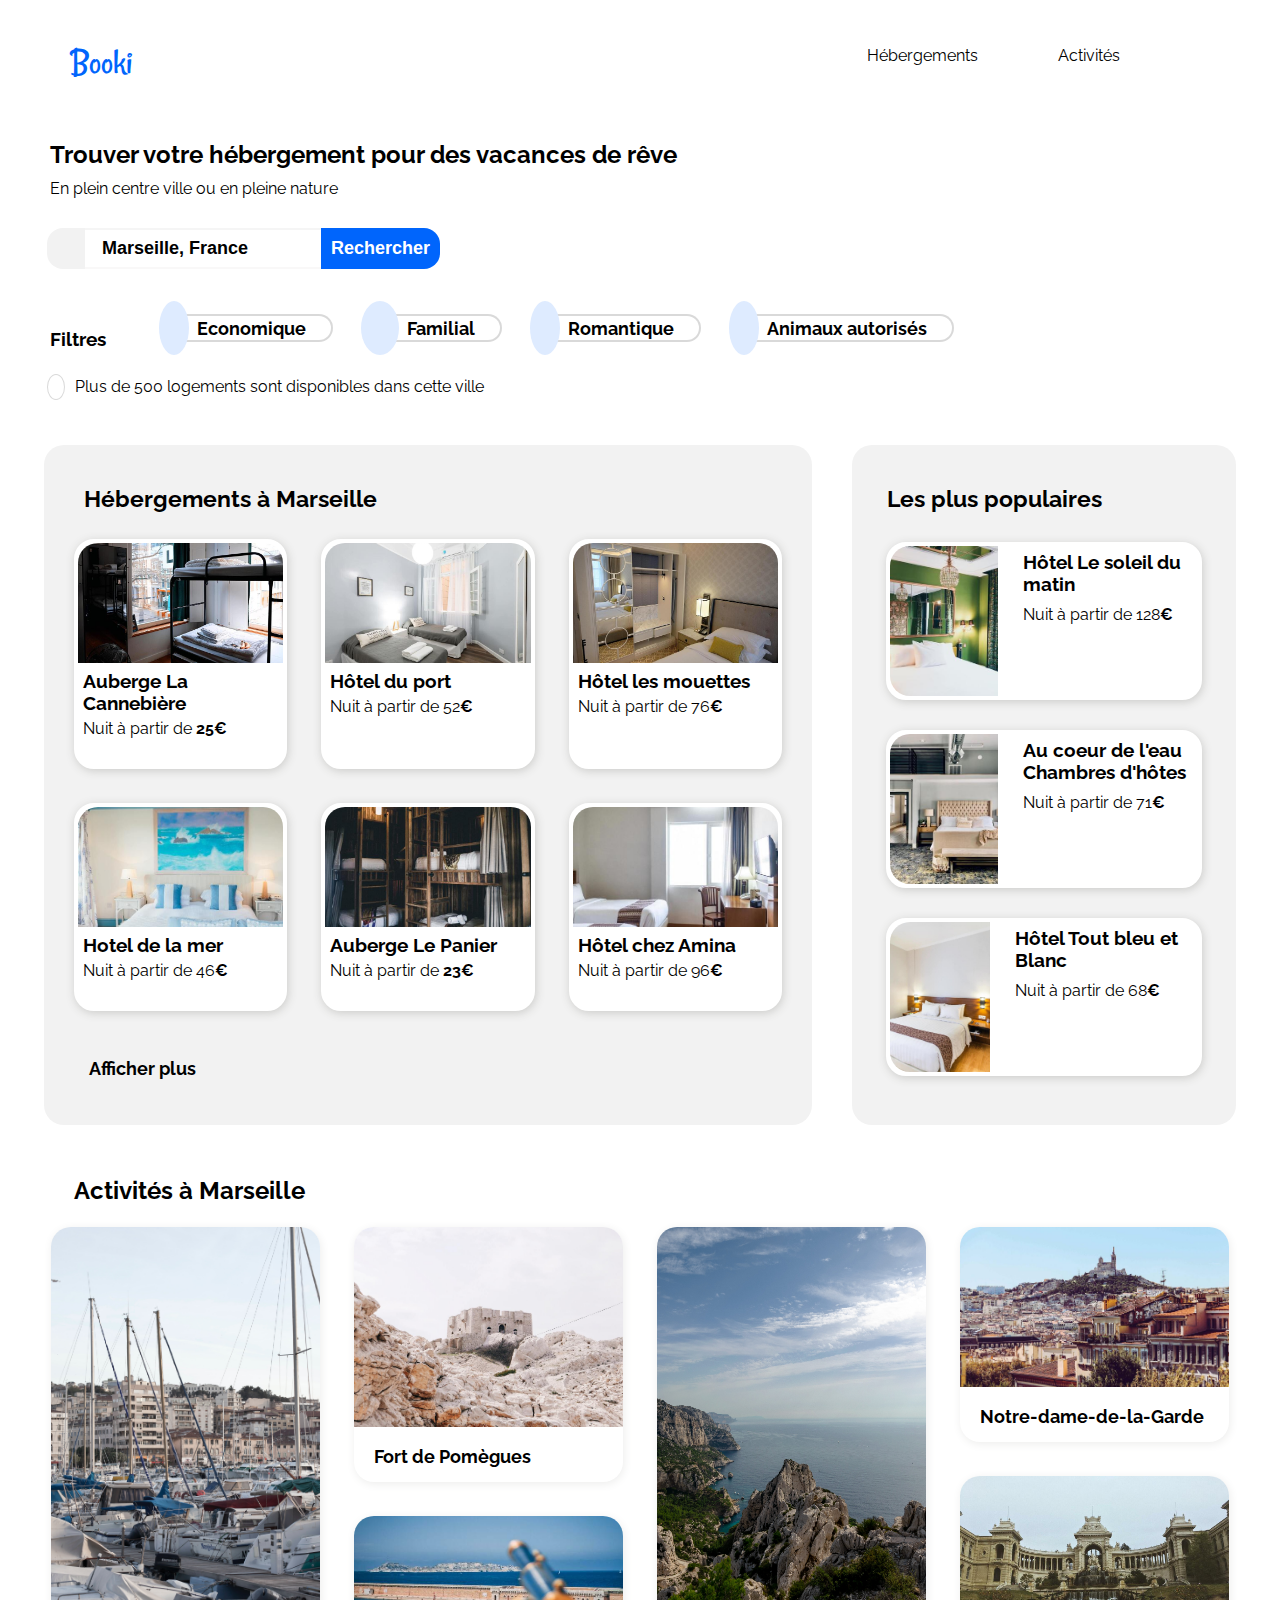
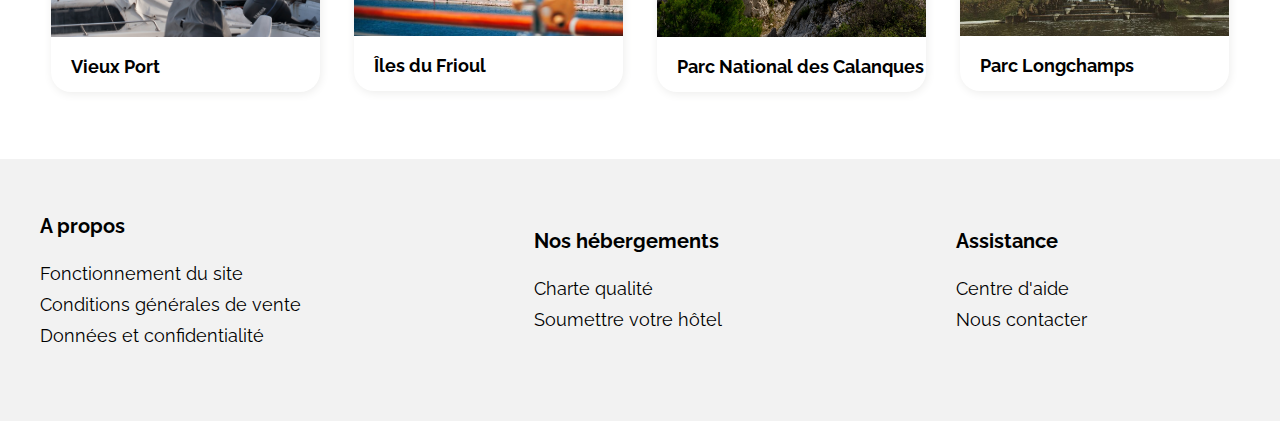
<file: Ferelloc_Loïck_1_code_052422/index.html.html>
<!DOCTYPE html>
<html lang="fr">
<head>
    <meta charset="UTF-8">
    <meta name="viewport" content="width=device-width, initial-scale=1.0">
    <link rel="stylesheet" href="css/style.css">
    <link rel="stylesheet" href="css/queries.css">
    <link rel= "stylesheet" href="https://cdnjs.cloudflare.com/ajax/libs/font-awesome/6.1.1/css/all.min.css" integrity="sha512-KfkfwYDsLkIlwQp6LFnl8zNdLGxu9YAA1QvwINks4PhcElQSvqcyVLLD9aMhXd13uQjoXtEKNosOWaZqXgel0g==" crossorigin="anonymous" referrerpolicy="no-referrer"/>
    <title>Booki</title>
</head>
<body>
    <header>
        <nav>
            <h1>Booki</h1>
            <ul>
                <li><a href="#accommodations">Hébergements</a></li>
                <li><a href="#activities">Activités</a></li>
            </ul>
        </nav>
        <div id="herder">
            <h2>Trouver votre hébergement pour des vacances de rêve</h2>
            <p>En plein centre ville ou en pleine nature</p>
            <form id="form">
                <i id="localization" class="fa-solid fa-location-dot"></i>
                <input placeholder="Marseille, France">
            <!--button for screen phone-->
                <button id="phone"><i class="fa-solid fa-magnifying-glass"></i></button>
            <!--button for other screen-->
                <button id="all-screen">Rechercher</button>
            </form>
            <div>
                <h3 id="filters_title">Filtres</h3>
                <ul id="filters">
                    <li class="border"><i class="fa-solid fa-money-bill-wave"></i><a href="#">Economique</a></li>
                    <li class="border"><i id="family_icon" class="fa-solid fa-child-reaching"></i><a href="#">Familial</a></li>
                    <li class="border"><i class="fa-solid fa-heart"></i><a href="#">Romantique</a></li>
                    <li class="border"><i class="fa-solid fa-dog"></i><a href="#">Animaux autorisés</a></li>
                </ul>
            </div>
            <p><i id="info_icon" class= "fa-solid fa-info"></i>Plus de 500 logements sont disponibles dans cette ville</p>
        </div>
    </header>
    <section>
        <aside>
            <div id="accommodations">
                <h2>Hébergements à Marseille</h2>
                <div class="accommodations_picture">
                    <figure>
                        <a href="#">
                            <img src="images/hebergements/4_small/AubergeLaCannebière.jpg" alt="Chambre">
                            <h3>Auberge La Cannebière</h3>
                            <p>Nuit à partir de <strong>25€</strong></p>
                            <div class="stars">
                                <i class="fa-solid fa-star"></i>
                                <i class="fa-solid fa-star"></i>
                                <i class="fa-solid fa-star"></i>
                                <i class="fa-solid fa-star"></i>
                                <i class="empty fa-solid fa-star"></i>
                            </div>
                        </a>
                    </figure>
                    <figure>
                        <a href="#">
                            <img src="images/hebergements/4_small/HôtelDuPort.jpg" alt="Chambre">
                            <h3>Hôtel du port</h3>
                            <p>Nuit à partir de 52<strong>€</strong></p>
                            <div class="stars">
                                <i class="fa-solid fa-star"></i>
                                <i class="fa-solid fa-star"></i>
                                <i class="fa-solid fa-star"></i>
                                <i class="fa-solid fa-star"></i>
                                <i class="fa-solid fa-star"></i>
                            </div>
                        </a>
                    </figure>
                    <figure>
                        <a href="#">
                            <img src="images/hebergements/4_small/HôtelLesMouettes.jpg" alt="Chambre">
                            <h3>Hôtel les mouettes</h3>
                            <p>Nuit à partir de 76<strong>€</strong></p>
                            <div class="stars">
                                <i class="fa-solid fa-star"></i>
                                <i class="fa-solid fa-star"></i>
                                <i class="fa-solid fa-star"></i>
                                <i class="fa-solid fa-star"></i>
                                <i class="empty fa-solid fa-star"></i>
                            </div>
                        </a>
                    </figure>
                    <figure>
                        <a href="#">
                            <img src="images/hebergements/4_small/HôtelDeLaMer.jpg" alt="Chambre">
                            <h3>Hotel de la mer</h3>
                            <p>Nuit à partir de 46<strong>€</strong></p>
                            <div class="stars">
                                <i class="fa-solid fa-star"></i>
                                <i class="fa-solid fa-star"></i>
                                <i class="fa-solid fa-star"></i>
                                <i class="empty fa-solid fa-star"></i>
                                <i class="empty fa-solid fa-star"></i>
                            </div>
                        </a>
                    </figure>
                    <figure>
                        <a href="#">
                            <img src="images/hebergements/4_small/AubergeLePanier.jpg" alt="Chambre">
                            <h3>Auberge Le Panier</h3>
                            <p>Nuit à partir de <strong>23€</strong></p>
                            <div class="stars">
                                <i class="fa-solid fa-star"></i>
                                <i class="fa-solid fa-star"></i>
                                <i class="fa-solid fa-star"></i>
                                <i class="fa-solid fa-star"></i>
                                <i class="empty fa-solid fa-star"></i>
                            </div>
                        </a>
                    </figure>
                    <figure>
                        <a href="#">
                            <img src="images/hebergements/4_small/HôtelChezAmina.jpg" alt="Chambre">
                            <h3>Hôtel chez Amina</h3>
                            <p>Nuit à partir de 96<strong>€</strong></p>
                            <div class="stars">
                                <i class="fa-solid fa-star"></i>
                                <i class="fa-solid fa-star"></i>
                                <i class="fa-solid fa-star"></i>
                                <i class="fa-solid fa-star"></i>
                                <i class="fa-solid fa-star"></i>
                            </div>
                        </a>
                    </figure>
                </div>
                <p id="more" ><a href="#">Afficher plus</a></p>
            </div>
        </aside>
        <aside>
            <div id="most_popular">
                <h2>Les plus populaires <i class="fa-solid fa-star"></i></h2>
                <div class="most_popular_picture">
                    <a href="#">
                        <figure>
                            <img src="images/hebergements/4_small/HôtelLeSoleilDuMatin.jpg" alt="Chambre">
                            <div>
                                <h3>Hôtel Le soleil du matin</h3>
                                <p>Nuit à partir de 128<strong>€</strong></p>
                                <div class="stars">
                                    <i class="fa-solid fa-star"></i>
                                    <i class="fa-solid fa-star"></i>
                                    <i class="fa-solid fa-star"></i>
                                    <i class="fa-solid fa-star"></i>
                                    <i class="fa-solid fa-star"></i>
                                </div>
                            </div>
                        </figure>
                    </a>
                    <a href="#">
                        <figure>
                            <img src="images/hebergements/4_small/AuCoeurDeL'eau.jpg" alt="Chambre">
                            <div>
                                <h3>Au coeur de l'eau Chambres d'hôtes</h3>
                                <p>Nuit à partir de 71<strong>€</strong></p>
                                <div class="stars">
                                    <i class="fa-solid fa-star"></i>
                                    <i class="fa-solid fa-star"></i>
                                    <i class="fa-solid fa-star"></i>
                                    <i class="fa-solid fa-star"></i>
                                    <i class="empty fa-solid fa-star"></i>
                                </div>
                            </div>
                        </figure>
                    </a>
                    <a href="#">
                        <figure>
                            <img src="images/hebergements/4_small/HôtelToutBleuEtBlanc.jpg" alt="Chambre">
                            <div>
                                <h3>Hôtel Tout bleu et Blanc</h3>
                                <p>Nuit à partir de 68<strong>€</strong></p>
                                <div class="stars">
                                    <i class="fa-solid fa-star"></i>
                                    <i class="fa-solid fa-star"></i>
                                    <i class="fa-solid fa-star"></i>
                                    <i class="fa-solid fa-star"></i>
                                    <i class="empty fa-solid fa-star"></i>
                                </div>
                            </div>
                        </figure>
                    </a>
                </div>
            </div>
        </aside>
    </section>
    <section>
        <div id="activities">
            <h2>Activités à Marseille</h2>
            <div class="activities-picture">
                <figure>
                    <a href="#">
                        <picture>
                            <source media="(max-width: 500px)" srcset="images/activites/4_small/Port.jpg">
                            <source media="(max-width: 992px)" srcset="images/activites/3_medium/Port.jpg">
                            <img class="xlarge-picture" src="images/activites/1_xlarge/Port.jpg" alt="port">
                        </picture>
                        <h4>Vieux Port</h4>
                    </a>
                </figure>
                <div class="collum">
                    <figure>
                        <a href="#">
                            <picture>
                                <source media="(max-width: 500px)" srcset="images/activites/4_small/Fort.jpg">
                                <source media="(max-width: 992px)" srcset="images/activites/3_medium/Fort.jpg">
                                <img class="large-picture" src="images/activites/2_large/Fort.jpg" alt="fort">
                            </picture>
                            <h4>Fort de Pomègues</h4>
                        </a>
                    </figure>
                    <figure id="small">
                        <a href="#">
                            <img class="small-picture" src="images/activites/4_small/IlesFrioul.jpg" alt="Iles">
                            <h4>Îles du Frioul</h4>
                        </a>
                    </figure>
                </div>
                <figure>
                    <a href="#">
                        <picture>
                            <source media="(max-width: 500px)" srcset="images/activites/4_small/Calanques.jpg">
                            <source media="(max-width: 992px)" srcset="images/activites/3_medium/Calanques.jpg">
                            <img class="xlarge-picture" src="images/activites/1_xlarge/Calanques.jpg" alt="Calanques">
                        </picture>
                        <h4>Parc National des Calanques</h4>
                    </a>
                </figure>
                <div class="collum">
                    <figure id="medium">
                        <a href="#">
                            <picture>
                                <source media="(max-width: 500px)" srcset="images/activites/4_small/Basilique.jpg">
                                <img class="medium-picture" src="images/activites/3_medium/Basilique.jpg" alt="Basilique">
                            </picture>
                            <h4>Notre-dame-de-la-Garde</h4>
                        </a>
                    </figure>
                    <figure>
                        <a href="#">
                            <picture>
                                <source media="(max-width: 500px)" srcset="images/activites/4_small/Parc.jpg">
                                <img class="medium-picture" src="images/activites/3_medium/Parc.jpg" alt="Parc">
                            </picture>
                            <h4>Parc Longchamps</h4>
                        </a>
                    </figure>
                </div>
            </div>
        </div>
    </section>
    <footer>
        <ul>
            <li class="footer_title">A propos</li>
            <li><a href="#">Fonctionnement du site</a></li>
            <li><a href="#">Conditions générales de vente</a></li>
            <li><a href="#">Données et confidentialité</a></li>
        </ul>
        <ul>
            <li class="footer_title">Nos hébergements</li>
            <li><a href="#">Charte qualité</a></li>
            <li><a href="#">Soumettre votre hôtel</a></li>
        </ul>
        <ul>
            <li class="footer_title">Assistance</li>
            <li><a href="#">Centre d'aide</a></li>
            <li><a href="#">Nous contacter</a></li>
        </ul>
    </footer>
</body>
</html>
</file>
<file: Ferelloc_Loïck_1_code_052422/css/style.css>
@import url('https://fonts.googleapis.com/css2?family=Raleway:wght@500&display=swap');
@import url('https://fonts.googleapis.com/css2?family=Rancho&display=swap');

body
{
    font-family: 'Raleway', sans-serif;
    padding: 0;
    margin: 0;
    justify-content: space-between;
    flex-wrap: wrap;
}
li
{
    list-style-type: none;
}
a
{
    text-decoration: none;
    color: black;
}
i
{
    border: 2px solid black;
    border-radius: 200%;
    border: none;
    background-color: #F2F2F2;
    padding: 15px;
    margin-left: -3px;
    color: #0065FC;
    font-size: 15px;
    background-color: #DEEBFF;
}


                        /* ******************************HEADER****************************** */

#herder
{
    margin-left: 50px;
}
#herder p
{
    margin-top: -10px;
    margin-bottom: 30px;
}
#form
{
    display: flex;
}
input
{
    border-color: rgba(14, 12, 12, 0.04);
    border-right: none;
    border-left: none;
    font-size: 18px;
}
::placeholder
{
    color: black;
    opacity: 1;
    font-weight: bold;
    padding: 15px;
}
button
{
    background-color: #0065FC;
    color: white;
    border-radius: 0 16px 16px 0;
    padding: 10px;
    border: none;
    font-size: 18px;
    font-weight: bold;
}
#localization
{
    border-radius: 16px 0 0 16px;
    border-color: rgba(14, 12, 12, 0.1);
    border: none;
    color: black;
    background-color: #F2F2F2;
    font-size: 17px;
    padding: 17px 19px 17px 19px;
}



                        /* ******************************NAV****************************** */

nav
{
    width: 100%;
    padding-bottom: 90px;
    margin-top: 30px;
}
nav ul
{
    display: flex;
    float: right;
    margin-right: 120px;
}
nav h1
{
    float: left;
    font-family: 'Rancho', cursive;
    color: #0065FC;
    font-size: 37px;
    font-weight: 100;
    margin: 10px 0 0 70px;
}
nav a:hover
{
    border-top: 3px solid #0065FC;
    color: #0065FC;
}
nav a
{
    padding-top: 43px;
    padding-left: 40px;
    padding-right: 40px;
}

                        /* ******************************FILTERS****************************** */

#filters
{
    display: flex;
    flex-wrap: wrap;
    font-weight: bold;
    align-items: center;
    font-size: large;
    margin: 40px 0 40px -30px;
}

.border
{
    border: 2.4px solid rgba(128, 128, 128, 0.3);
    border-radius: 30px;
    border-left: none;
    margin: 5px 15px 5px 15px;
}
.border a
{
    padding: 5px 25px 5px 10px;
}
#filters i
{
    margin: -2px;
    font-size: 20px;
}
.border:hover
{
    text-shadow: 0 0 5px #0065FC;
    background-color: #0065FC;
}

#info_icon
{
    font-weight: bold;
    background-color: white;
    border: 1px solid rgba(128, 128, 128, 0.3);
    border-radius: 100%;
    padding: 3px 8px 3px 8px;
    margin-right: 10px;
}
#family_icon
{
    padding: 15px 18px 15px 20px;
}

                        /* ******************************SECTION****************************** */

section
{
    display: flex;
    flex-wrap: wrap;
    justify-content: center;
}
.stars
{
    padding-left: 10px;
    padding-bottom: 3px;
}
.stars i
{
    font-size: 11px;
    background-color: white;
    padding: 0;
}

                        /* ******************************SECTION_1****************************** */
                        /* ******************************ASIDE_1****************************** */

#accommodations
{
    background-color: #F2F2F2;
    border-radius: 20px;
    width: 60vw;
    height: 100%;
    margin-right: 20px;
}
.accommodations_picture
{
    display: flex;
    flex-wrap: wrap;
    width: 100%;
    justify-content: center;
    margin: auto;
}
.accommodations_picture figure
{
    background-color: white;
    width: calc(30% - 25px);
    border: 4px white solid;
    border-radius: 20px;
    box-shadow: 1px 2px 10px rgb(203, 203, 201);
    margin: 17px;
}
#accommodations img
{
    border-radius: 20px 20px 0 0;
    height: 120px;
    width: 100%;
    object-fit: cover;
}
#accommodations p
{
    margin: 5px 0 5px 5px;
}
#accommodations h3
{
    margin: 0 0 0 5px;
    padding-top: 3px;
}
#accommodations h2
{
    font-weight: bold;
    padding: 40px 0 0 40px;
    font-size: 23px;
    width: 50%;
    margin-bottom: 10px;
}

#more
{
    font-weight: bold;
    font-size: large;
    padding: 25px 0 0 40px;
}

                        /* ******************************ASIDE_2****************************** */

#most_popular
{
    background-color: #F2F2F2;
    width: 30vw;
    height: 100%;
    border-radius: 20px;
    margin-left: 20px;
}
.most_popular_picture
{
    justify-content: center;
    margin: auto;
    width: 100%;
}
#most_popular figure
{
    background-color: white;
    width: 80%;
    border: 4px white solid;
    border-radius: 20px;
    box-shadow: 1px 2px 10px rgb(203, 203, 201);
    display: flex;
    margin: auto;
    margin-top: 30px;
    margin-bottom: 30px;
}
#most_popular h2
{
    padding: 40px 0 0 35px;
    font-size: 23px;
    font-weight: bold;
}
#most_popular h2 i
{
    background-color: #F2F2F2;
    color: black;
    font-size: 20px;
    float: right;
    margin-right: 20px;
    padding: 0;
}
#most_popular img
{
    border-radius: 20px 0 0 20px;
    height: 150px;
    width: 35%;
    object-fit: cover;
    padding: 0 20px 0 0;
}
#most_popular h3
{
    margin: 5px 10px 0 5px;
}
#most_popular p
{
    margin: 10px 0 0 5px;
}
#most_popular .stars
{
    margin-top: 45px;
}

                        /* ******************************SECTION_2****************************** */

#activities h2
{
    margin: 70px 0 5px 40px;
}
.activities-picture
{
    display: flex;
    justify-content: center;
}
.activities-picture img
{
    border-radius: 20px 20px 0 0;
}
#activities figure
{
    background-color: white;
    border-radius: 20px;
    box-shadow: 1px 2px 10px rgb(237, 237, 236);
    width: 21vw;
    margin: auto;
    margin: 17px;
}
#activities h4
{
    padding: 15px 0 15px 20px;
    margin: 0;
    font-weight: bold;
    font-size: large;
}
.xlarge-picture
{
    height: 410px;
    width: 21vw;
    object-fit: cover;
}
.large-picture
{
    height: 200px;
    width: 21vw;
    object-fit: cover;
}
.medium-picture
{
    height: 160px;
    width: 21vw;
    object-fit: cover;
}
.small-picture
{
    height: 120px;
    width: 21vw;
    object-fit: cover;
}
.collum
{
    display: flex;
    flex-direction: column;
}

                        /* ******************************FOOTER****************************** */

footer
{
    display: flex;
    background-color: #F2F2F2;
    width: 100%;
    margin-top: 50px;
    flex-wrap: wrap;
    padding-top: 50px;
    padding-bottom: 70px;
}
footer li
{
    padding: 5px 0 5px 0;
    font-size: large;
}
footer ul
{
    margin: auto;
    margin-left: 0;
}
.footer_title
{
    font-weight: bold;
    padding-bottom: 20px;
    font-size: 20px;
}
</file>
<file: Ferelloc_Loïck_1_code_052422/css/queries.css>
/* ******************************DESKTOP****************************** */

@media screen and (min-width: 992px)
{
    #phone
    {
        display: none;
    }
    #filters_title
    {
        float: left;
    }
}

            /*********************************/

@media (min-width: 992px) and (max-width: 1052px)
{
    #filters
    {
        font-size: medium;
        padding: 0;
    }
}

            /*********************************/

@media (min-width: 992px) and (max-width: 1250px)
{
    #most_popular .stars
    {
        margin-top: 25px;
    }
}

            /*********************************/

@media (min-width: 992px) and (max-width: 1095px)
{
    #most_popular h3
    {
        margin: 0;
    }
}

            /*********************************/

@media (min-width: 992px) and (max-width: 1220px)
{
    #most_popular .stars
    {
        margin-top: 0;
    }
}

            /*********************************/

@media (min-width: 992px) and (max-width: 1245px)
{
    #small
    {
       height: 200px;
    }
    #medium
    {
        height: 240px;
    }
}

                        /* ******************************TABLETTE****************************** */

@media (min-width: 768px) and (max-width: 991.9px)
{
    #phone
    {
        display: none;
    }
    #filters
    {
        padding-left: 10px;
        margin-top: 0px;
    }
    #filters_title
    {
        margin-top: 50px;
    }
    #accommodations
    {
        min-width: 100%;
        margin: 0;
        padding: 0;
    }
    #most_popular
    {
        width: 100%;
        margin: 0;
    }
    aside
    {
        width: 100%;
        margin: 0;
        padding: 0;
        margin-bottom: 30px;
    }
    #accommodations h2
    {
        width: 80%;
    }
    #accommodations figure
    {
        width: 40vw;
        margin: 20px;
    }
    #accommodations img
    {
        height: 150px;
        width: 40vw;
    }
    #most_popular img
    {
        width: 35vw;
    }
    #most_popular figure
    {
        width: 80vw;
    }
    #activities figure
    {
        margin: 0;
        margin-left: 20px;
        margin-bottom: 40px;
        width: auto;
    }
    .xlarge-picture
    {
        height: 250px;
        width: 80vw;
        object-fit: cover;
    }
    .large-picture
    {
        height: 250px;
        width: 40vw;
        object-fit: cover;
    }
    .medium-picture
    {
        height: 250px;
        width: 40vw;
        object-fit: cover;
    }
    .small-picture
    {
        height: 250px;
        width: 40vw;
        object-fit: cover;
    }
    #activities h2
    {
        margin-bottom: 50px;
    }
    .collum
    {
        flex-direction: row;
    }
    .activities-picture
    {
        flex-wrap: wrap;
    }
}

                        /* ******************************MOBILE****************************** */

@media screen and (max-width: 768px)
{
    section
    {
        flex-direction: column-reverse;
    }
    nav a:hover
    {
        border-top: none;
        border-bottom: 3px solid #0065FC;
        color: #0065FC;
    }
    nav h1
    {
        margin-left: 40%;
    }
    nav a
    {
        padding-bottom: 10px;
    }
    #form
    {
        margin-left: -30px;
    }
    nav ul
    {
        margin-bottom: 50px;
        width: 60%;
    }
    nav li
    {
        border-bottom: 3px solid #F2F2F2;
        padding-bottom: 10px;
        padding-top: 43px;
        margin-left: -30px;
    }
    #herder h2
    {
        margin-top: 100px;
        margin-left: -30px;
    }
    #herder p
    {
        margin-left: -30px;
    }
    #all-screen
    {
        display: none;
    }
    #phone
    {
        border-radius: 15px;
        margin-left: -40px;
        padding: 4px;
    }
    #phone i
    {
        background-color: #0065FC;
        color: white;
    }
    #filters_title
    {
        margin-left: -30px;
        margin-top: 50px;
    }
    #filters
    {
        margin-left: -80px;
        margin-top: 0;
    }
    h2, p
    {
        margin-bottom: 20px;
    }
    aside
    {
        width: 100%;
        margin: 0;
        padding: 0;
        margin-bottom: 30px;
    }
    #accommodations
    {
        min-width: 100%;
        margin: 0;
        padding: 0;
        background-color: white;
    }
    #accommodations figure
    {
        width: 80vw;
        margin: auto;
        margin-bottom: 20px;
        margin-top: 20px;
    }
    #accommodations img
    {
        width: 80vw;
        height: 30vw;
    }
    #accommodations p
    {
        margin-bottom: 0;
        font-size: 15px;
    }
    #accommodations h3
    {
        font-size: medium;
    }
    #most_popular
    {
        width: 100%;
        height: 700px;
        margin: 0;
        padding: 0;
        border-radius: 0;
    }
    #most_popular h2
    {
        margin-left: 10px;
    }
    #most_popular img
    {
        width: 40%;
        height: 150px;
    }
    #most_popular h3
    {
        font-size: medium;
    }
    #most_popular p
    {
        font-size: 15px;
    }
    .activities-picture
    {
        flex-direction: column;
        padding-left: 30px;
        padding-right: 60px;
    }
    #activities figure
    {
        width: 100%;  
    }
    #activities img
    {
        height: 30vw;
        width: 100%;
    }
    footer ul
    {
       width: 100%;
       margin-left: -15px; 
    }
    footer li
    {
        padding: 5px;
        font-size: medium;
    }
    .footer_title
    {
        padding-top: 40px;
        font-size: 17px;
    }
}

            /*********************************/

@media screen and (max-width: 376px)
{
    #most_popular .stars
    {
        margin: 0;
    }
    #most_popular p
    {
        font-size: small;
    }
}

            /*********************************/

@media screen and (max-width: 320px)
{
    input
    {
        font-size: 4vw;
    }
    nav ul
    {
        flex-direction: column;
        margin: 20px;
        font-size: small;
        display: none;
    }
    #filters
    {
        font-size: medium;
    }
    #activities
    {
        width: 100%;
    }
    #activities h4
    {
        font-size: medium;
    }
}
</file>
